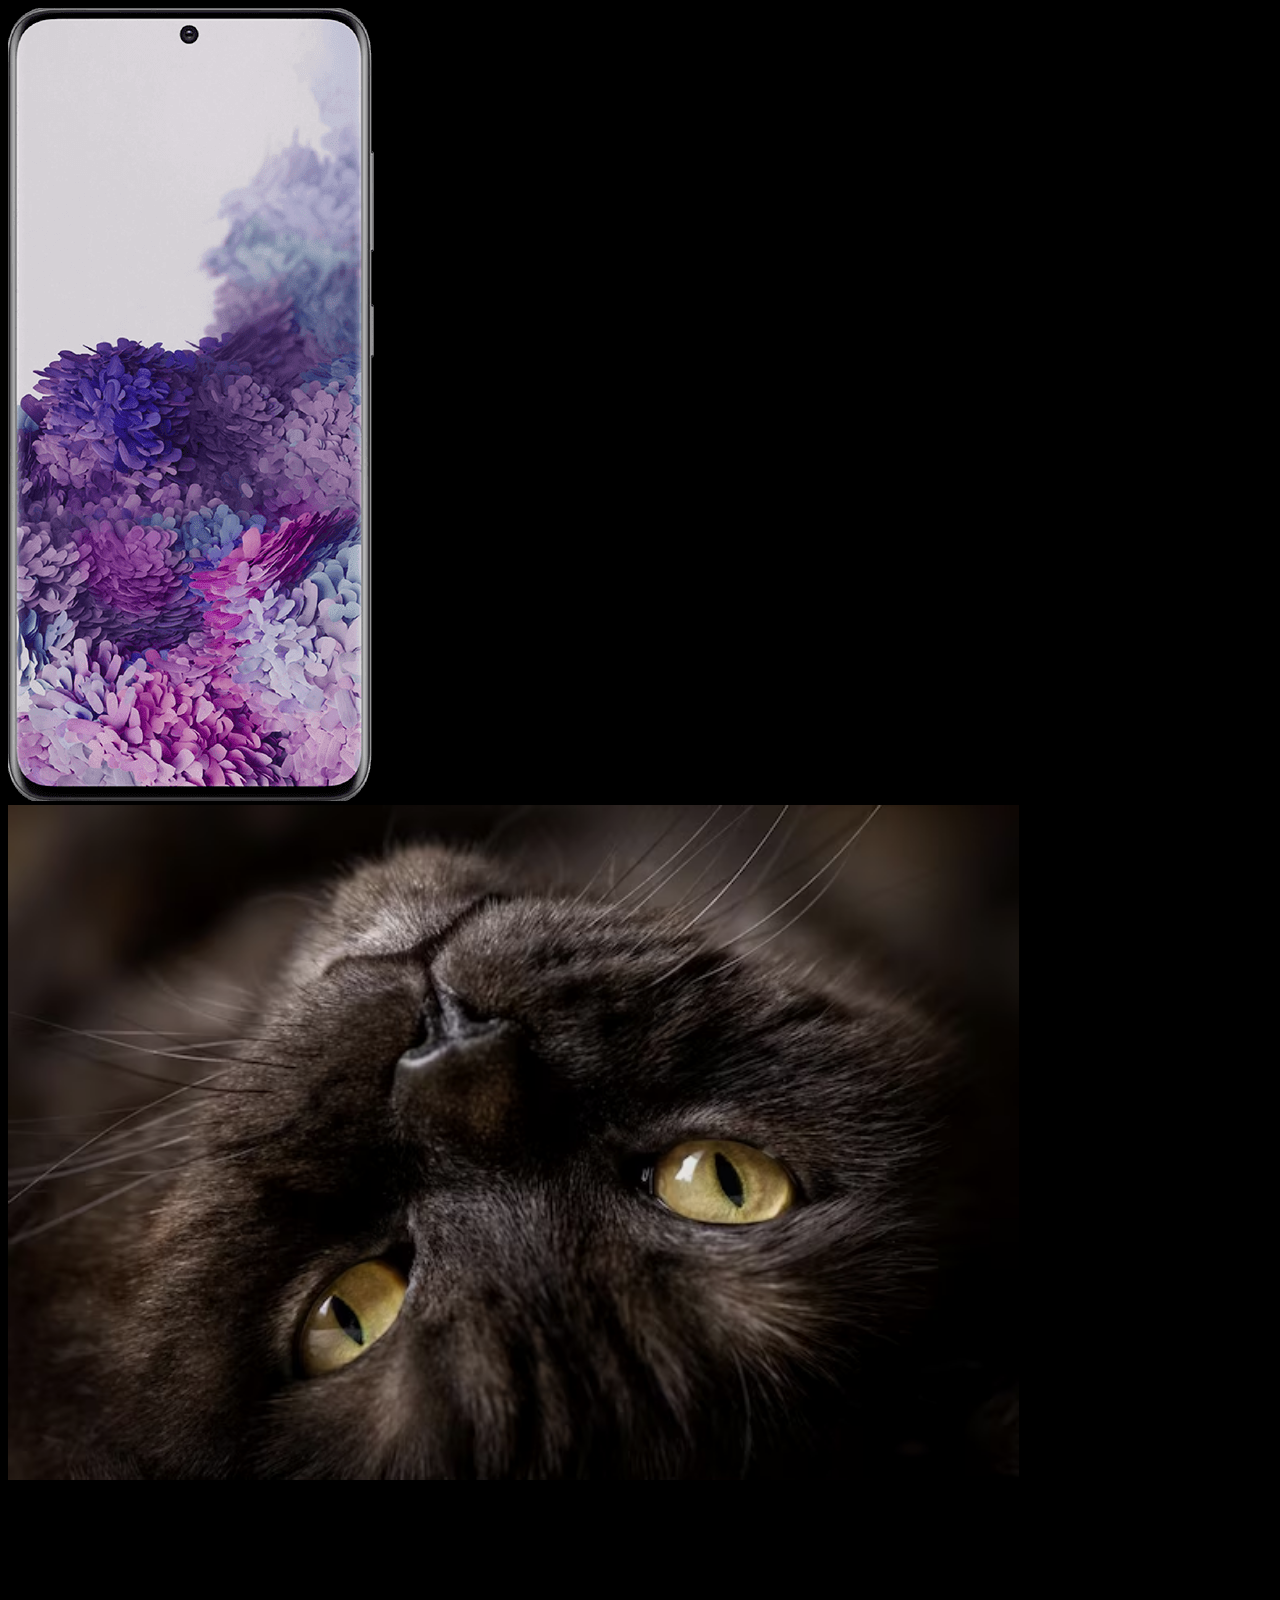
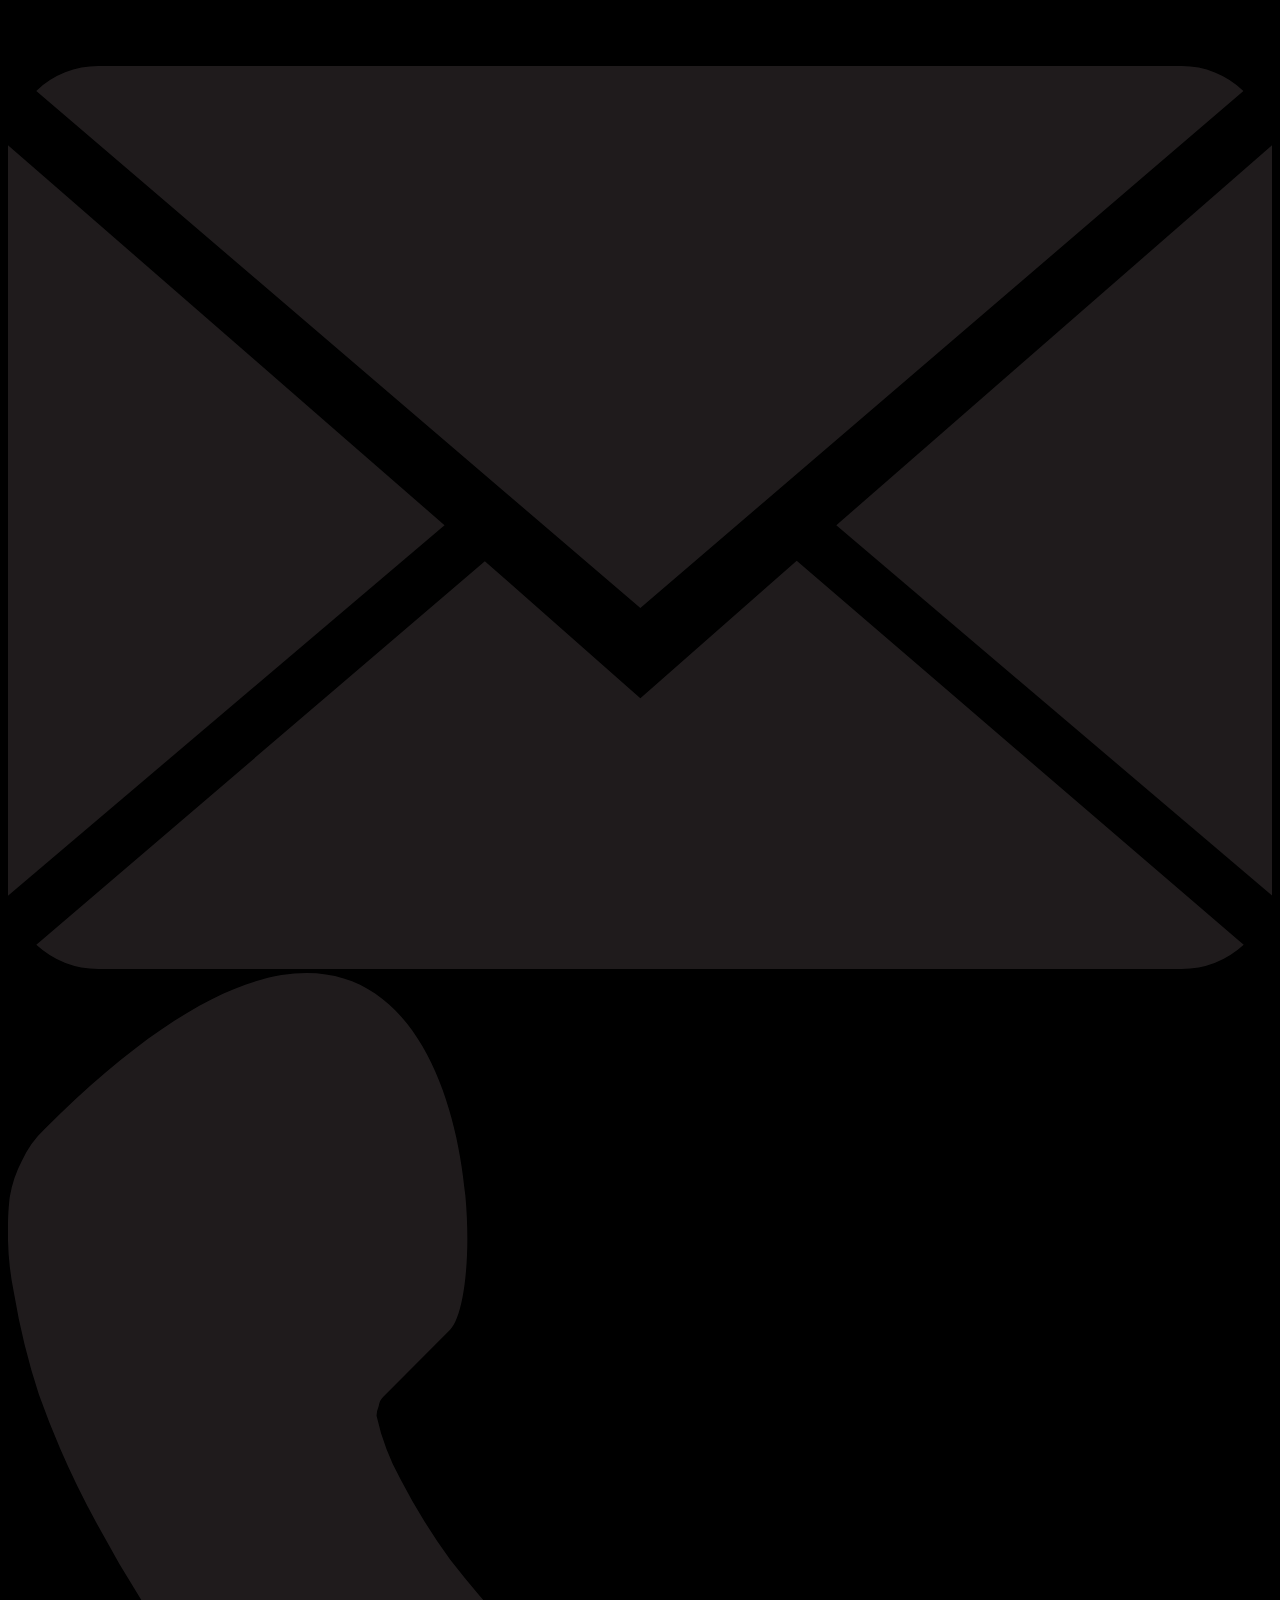
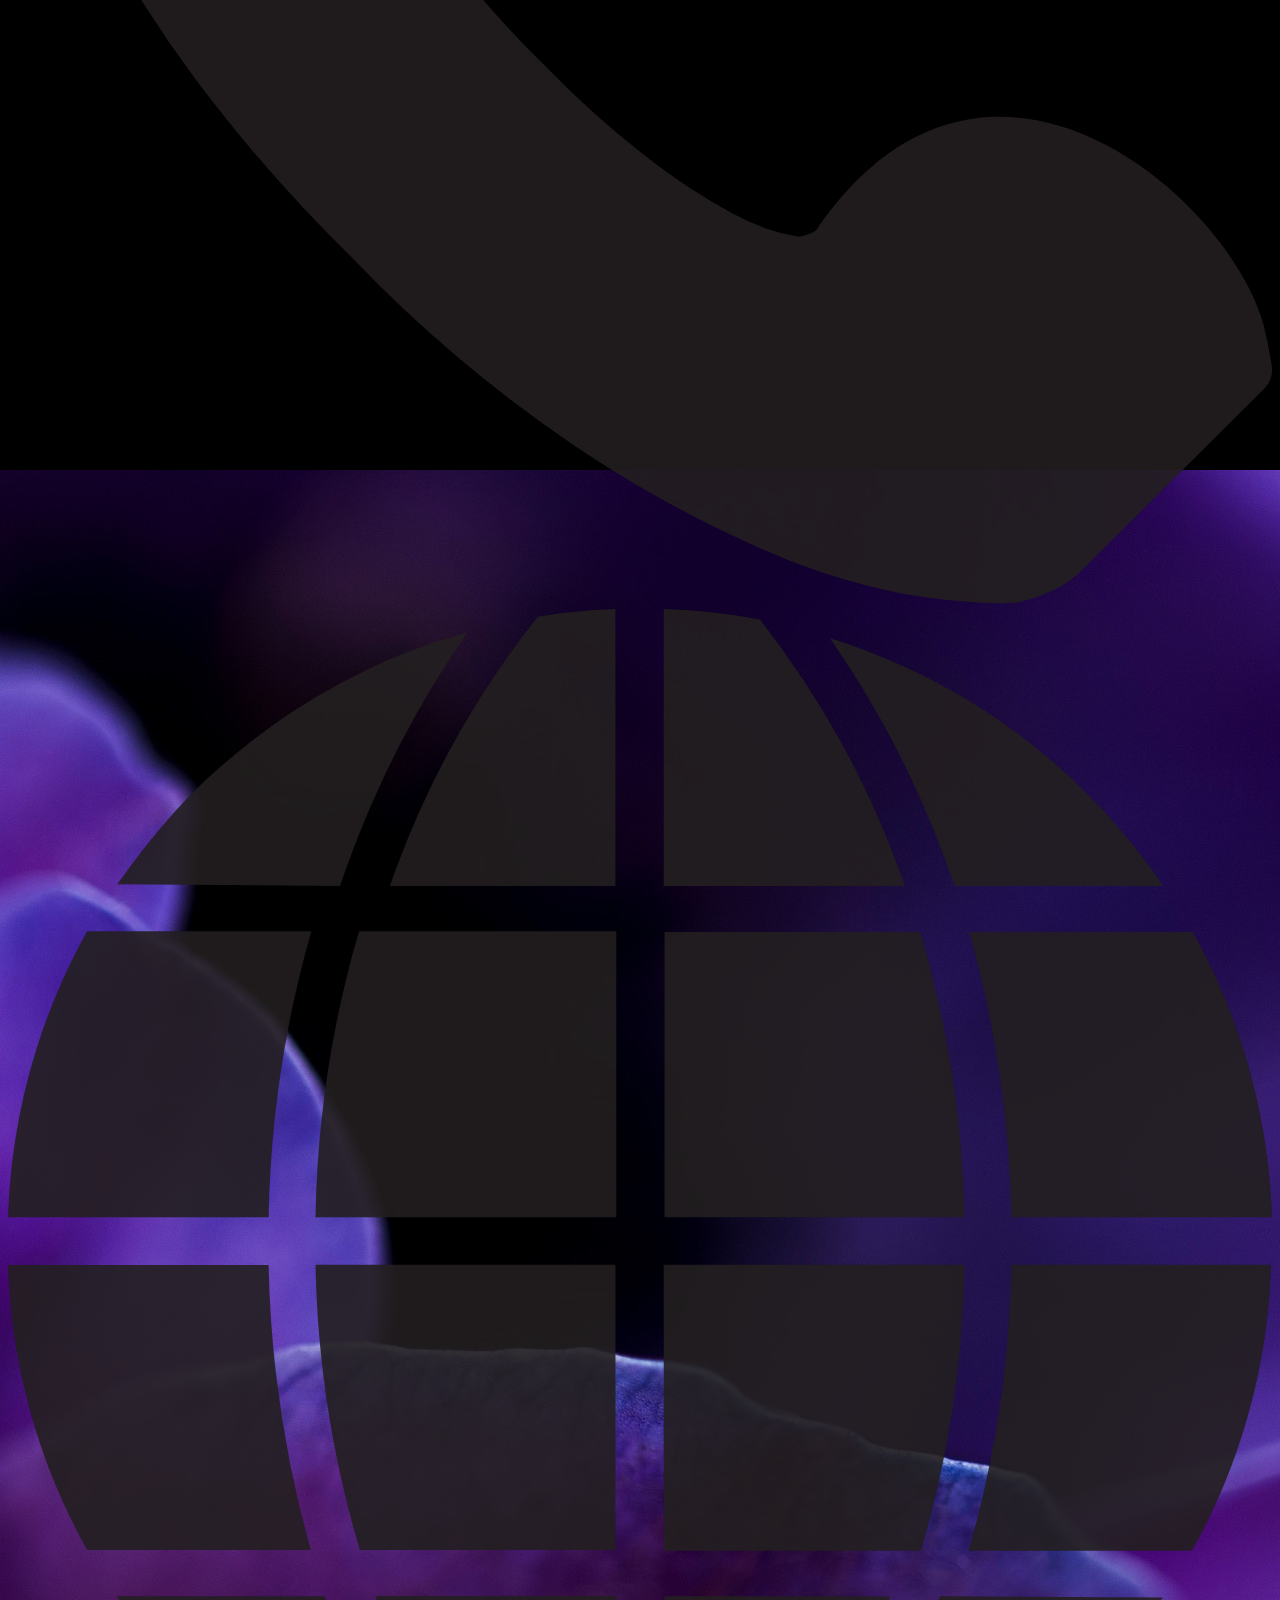
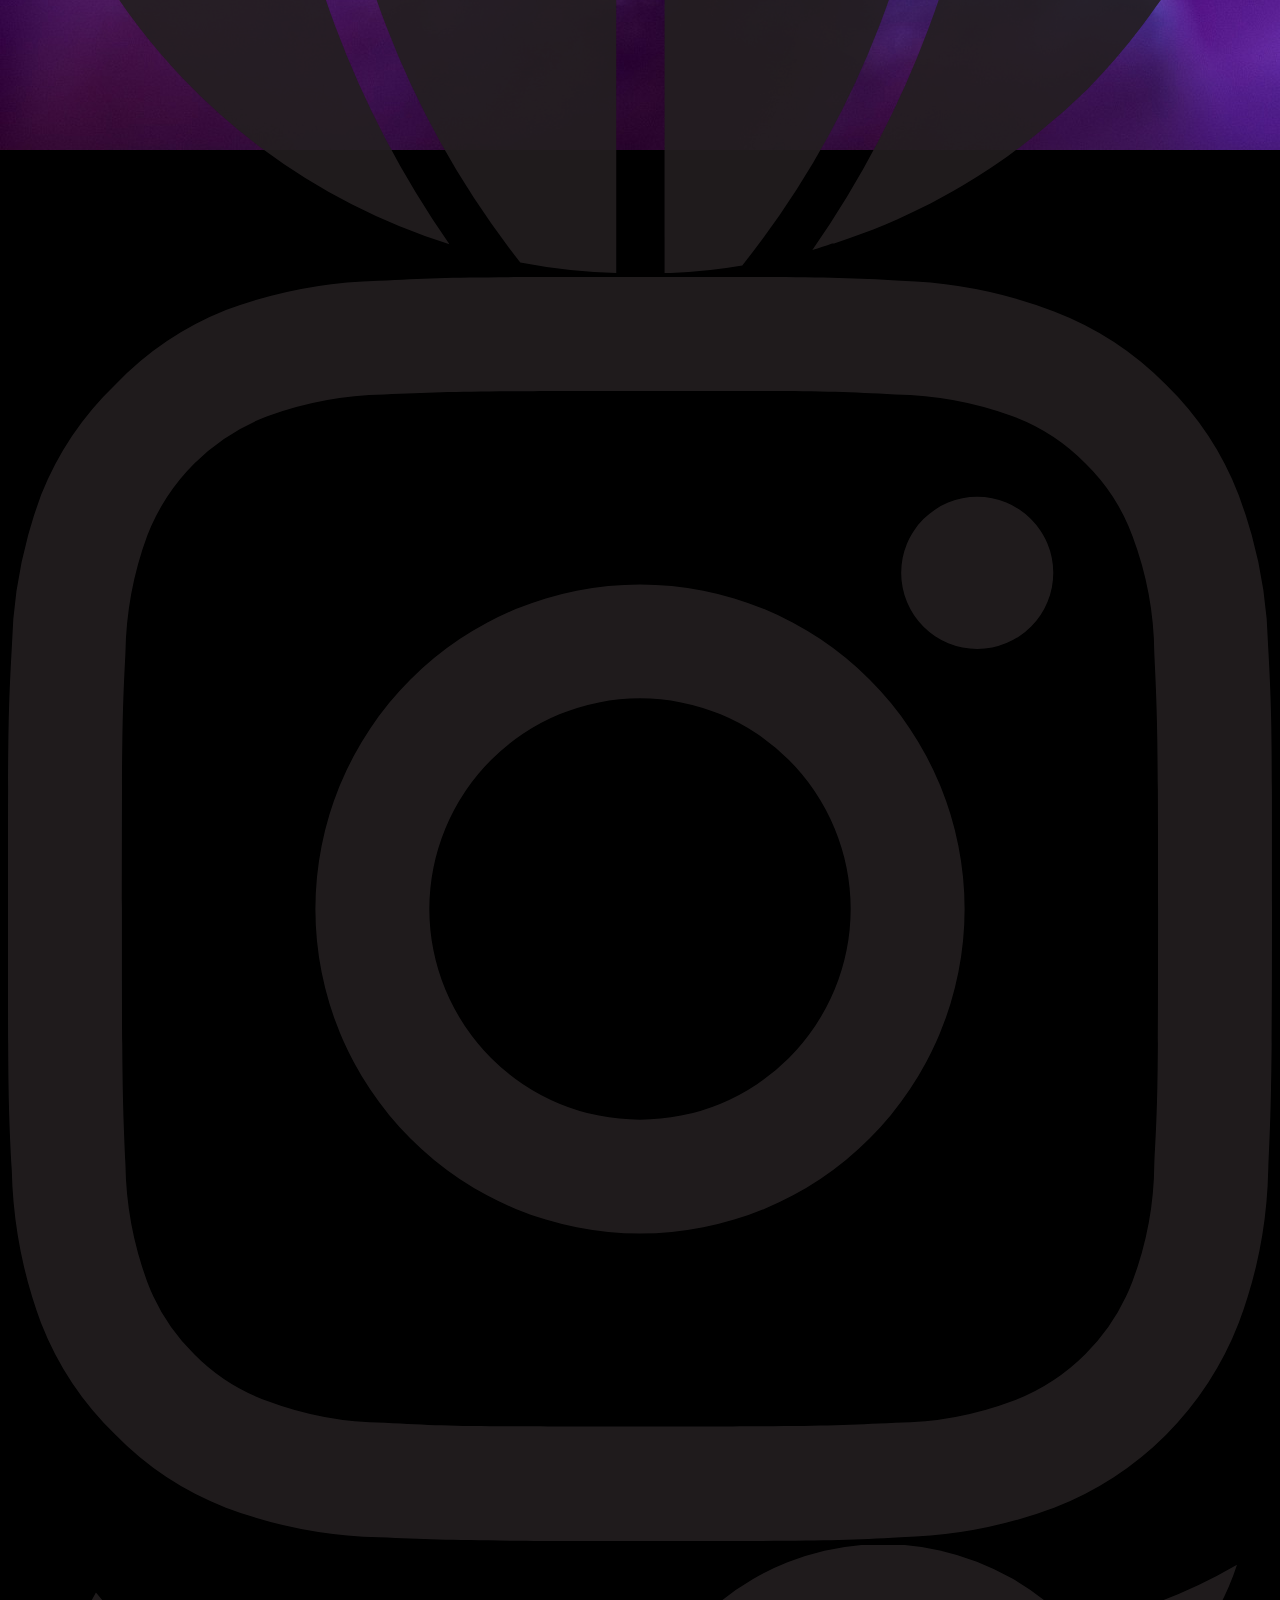
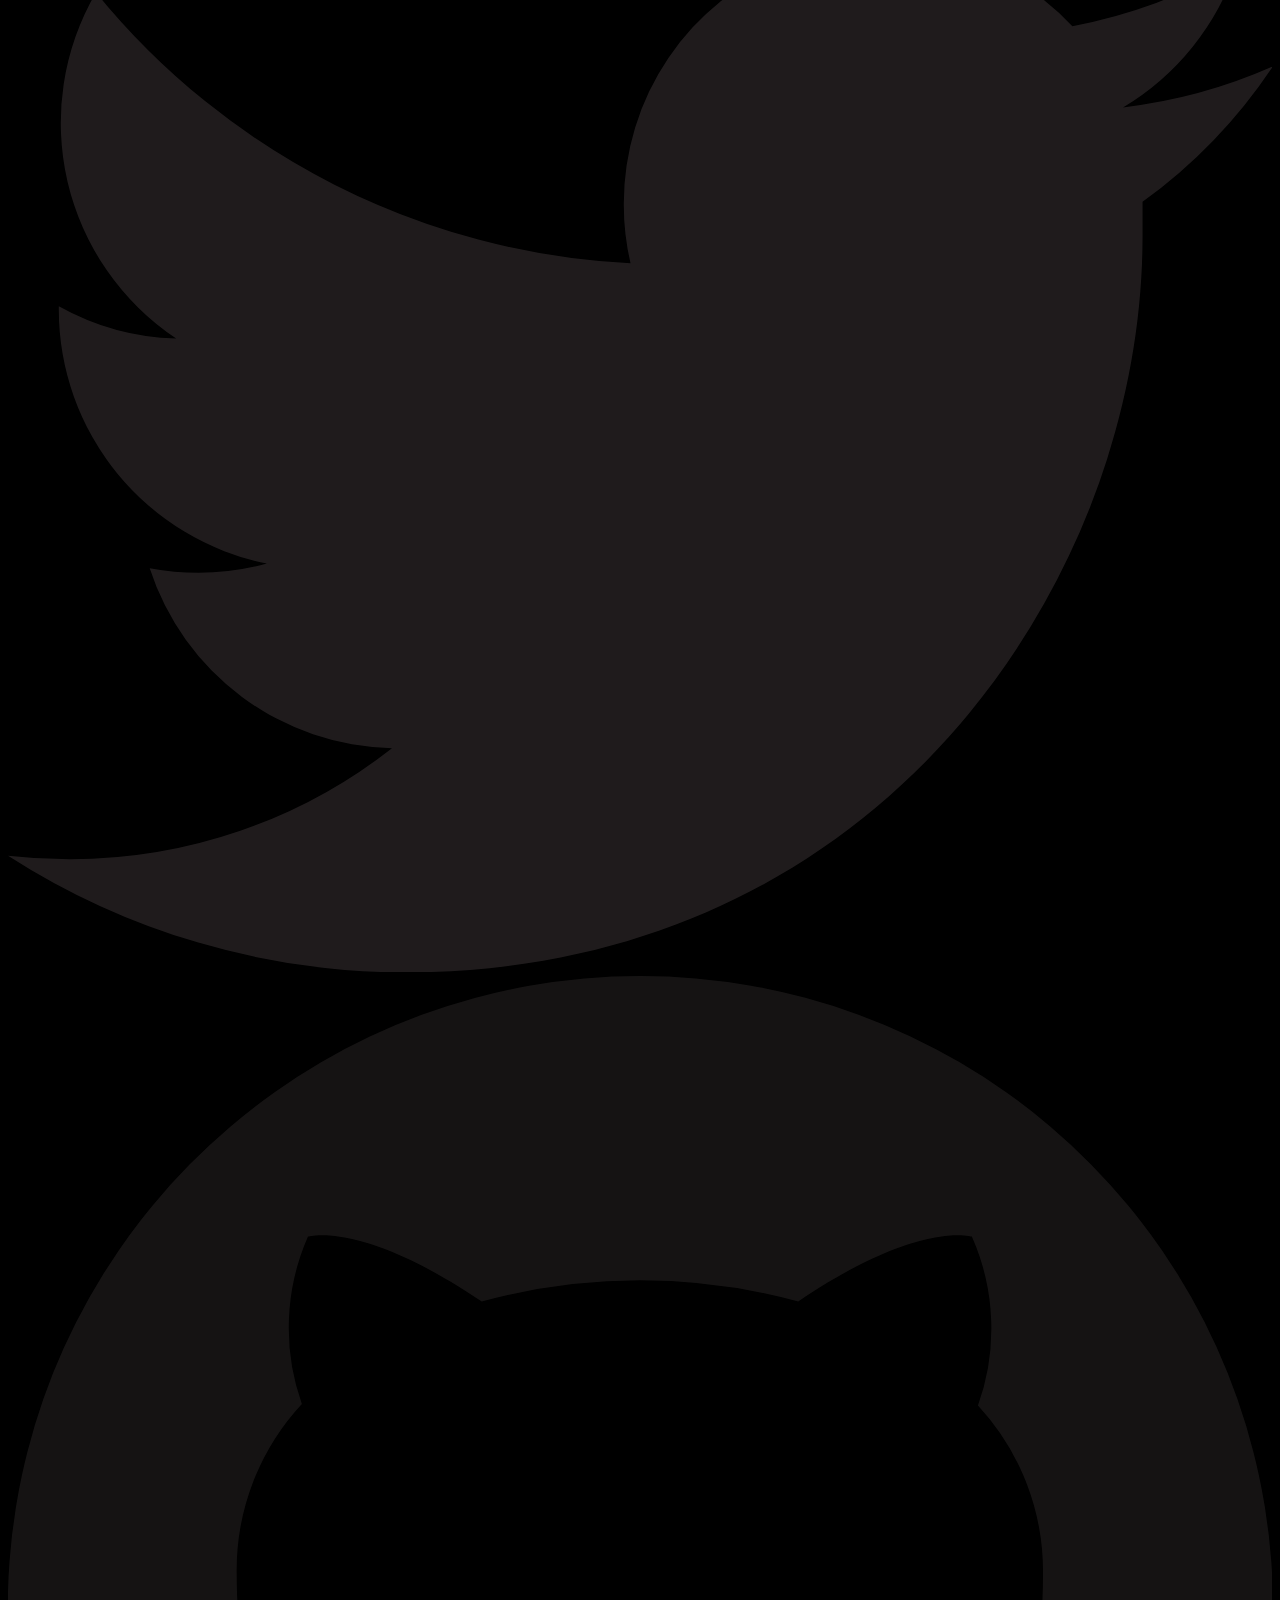
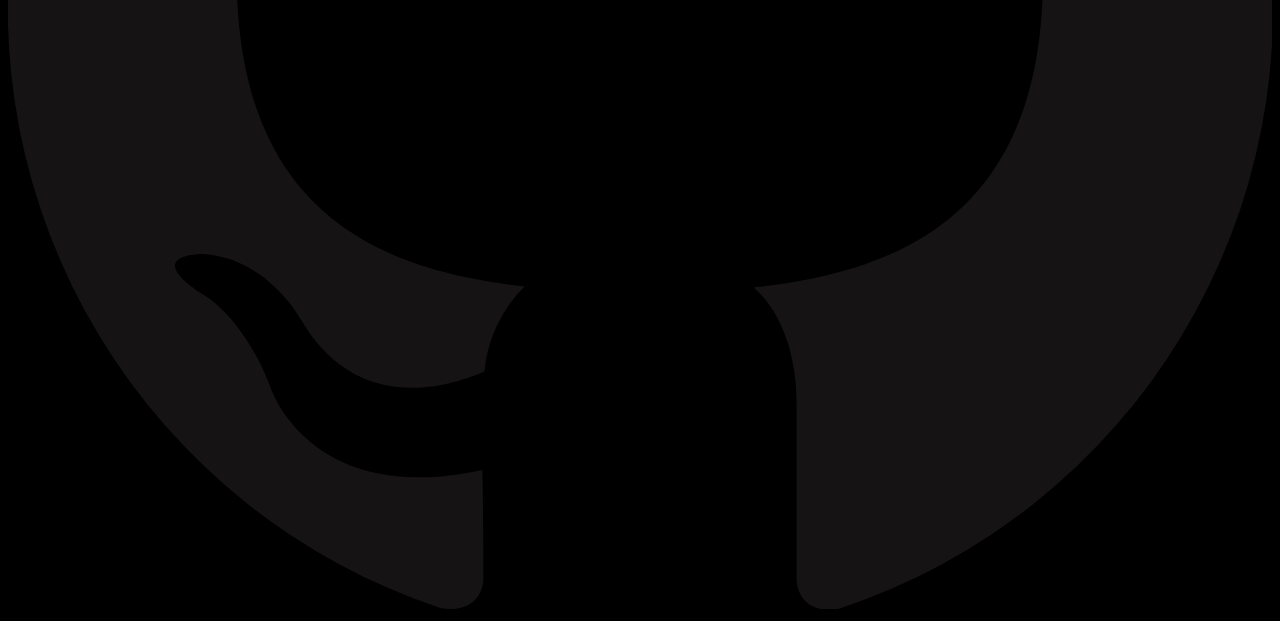
<file: index.html>
<!DOCTYPE html>
<html lang="en">
  <head>
    <title>Kelle Neal</title>
    <meta charset="utf-8">
    <meta http-equiv="X-UA-Compatible" content="IE=edge">
    <meta name="viewport" content="width=device-width, initial-scale=1">
    <link href="https://cdn.jsdelivr.net/npm/bootstrap@5.3.0-alpha1/dist/css/bootstrap.min.css" rel="stylesheet" integrity="sha384-GLhlTQ8iRABdZLl6O3oVMWSktQOp6b7In1Zl3/Jr59b6EGGoI1aFkw7cmDA6j6gD" crossorigin="anonymous">
    <link rel="stylesheet" href="css/style.css">
  </head>

  <body>
    <div class="d-flex container min-vh-100 justify-content-center mx-2">
    <div class="row justify-content-center">
      <div class="col-sm-12">
        <div class="card text-center">
          <img class="opacity-50" src="img/samsung-galaxy2.png" alt="Image of Phone Screen">

        <div class="card-img-overlay mt-3">
          <img class="rounded-circle d-block mx-auto my-5" src = "img/black-cat.jpg" alt="Portrait of Contact" width="80%"/>
          <p class="my-5">&nbsp</p>
          <h1 class="display-1 card-title mt-5 fw-bold">Kelle Neal</h1>
          <p class="display-6 card-text fst-italic">Human Being</p>
          <p class="my-5">&nbsp</p>


          <div class="row justify-content-center mt-5">
            <div class="col-3">
                <a href="#">
                  <img class="d-block mx-auto w-75 h-75" src="img/Email.svg" alt="Email Link"/>
                </a>
              </div>
              
              <div class="col-3">
                <a href="#">
                  <img class="d-block mx-auto w-75 h-75" src="img/Phone.svg" alt="Phone Link"/>
                </a>
              </div>

              <div class="col-3">
                <a href="#">
                  <img class="d-block mx-auto w-75 h-75" src="img/Website.svg" alt="Website Link"/>
                </a>
              </div>  
            </div>        

          <div class="row justify-content-center mt-5">
            <div class="col-3">
              <a href="#">
                <img class="d-block mx-auto w-75 h-75" src="img/Instagram.svg" alt="Instagram Link"/>
              </a>
            </div>

            <div class="col-3">
              <a href="#">
                <img class="d-block mx-auto w-75 h-75" src="img/Twitter.svg" alt="Twitter Link"/>
              </a>
            </div>

            <div class="col-3">
              <a href="#">
                <img class="d-block mx-auto w-75 h-75" src="img/Github.svg" alt="GitHub Link"/>
              </a>
            </div>                    
          </div>
        </div>  
      </div>
    </div>
    </div>
  </body>
</html>
</file>
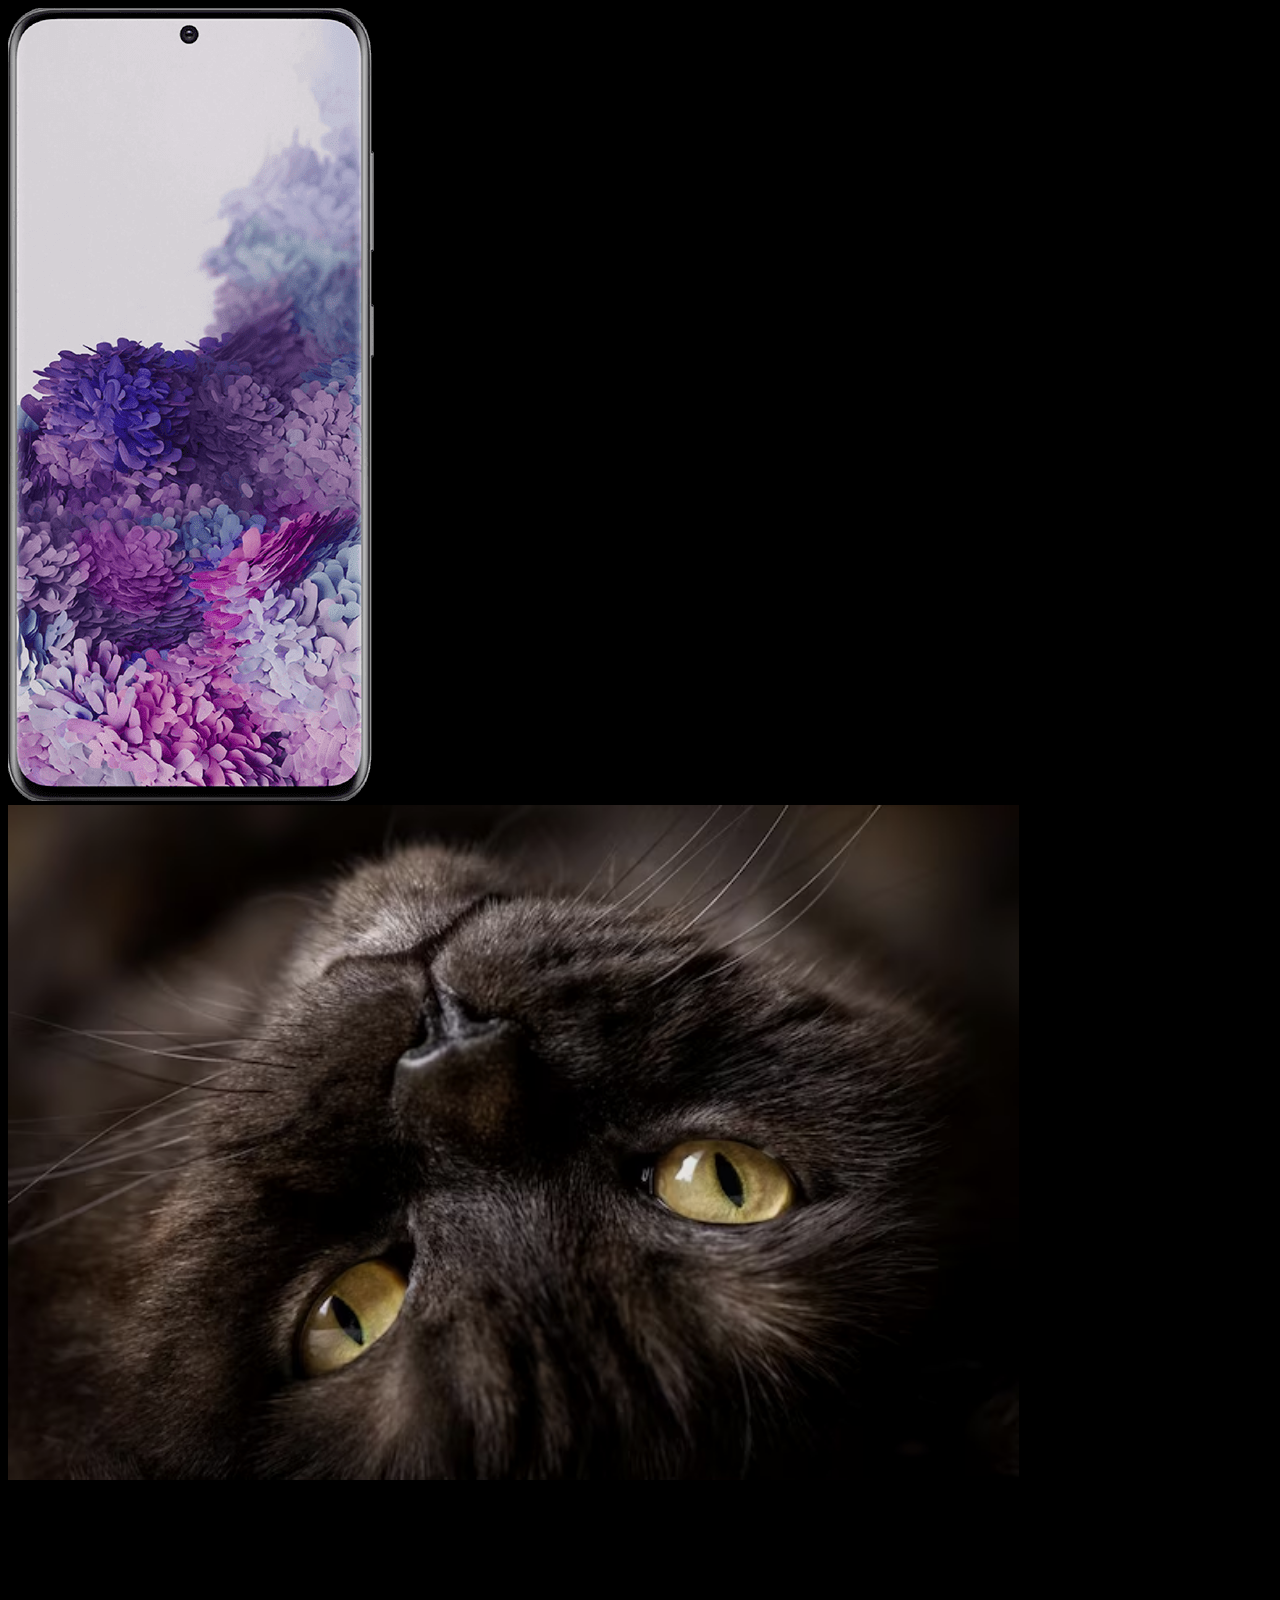
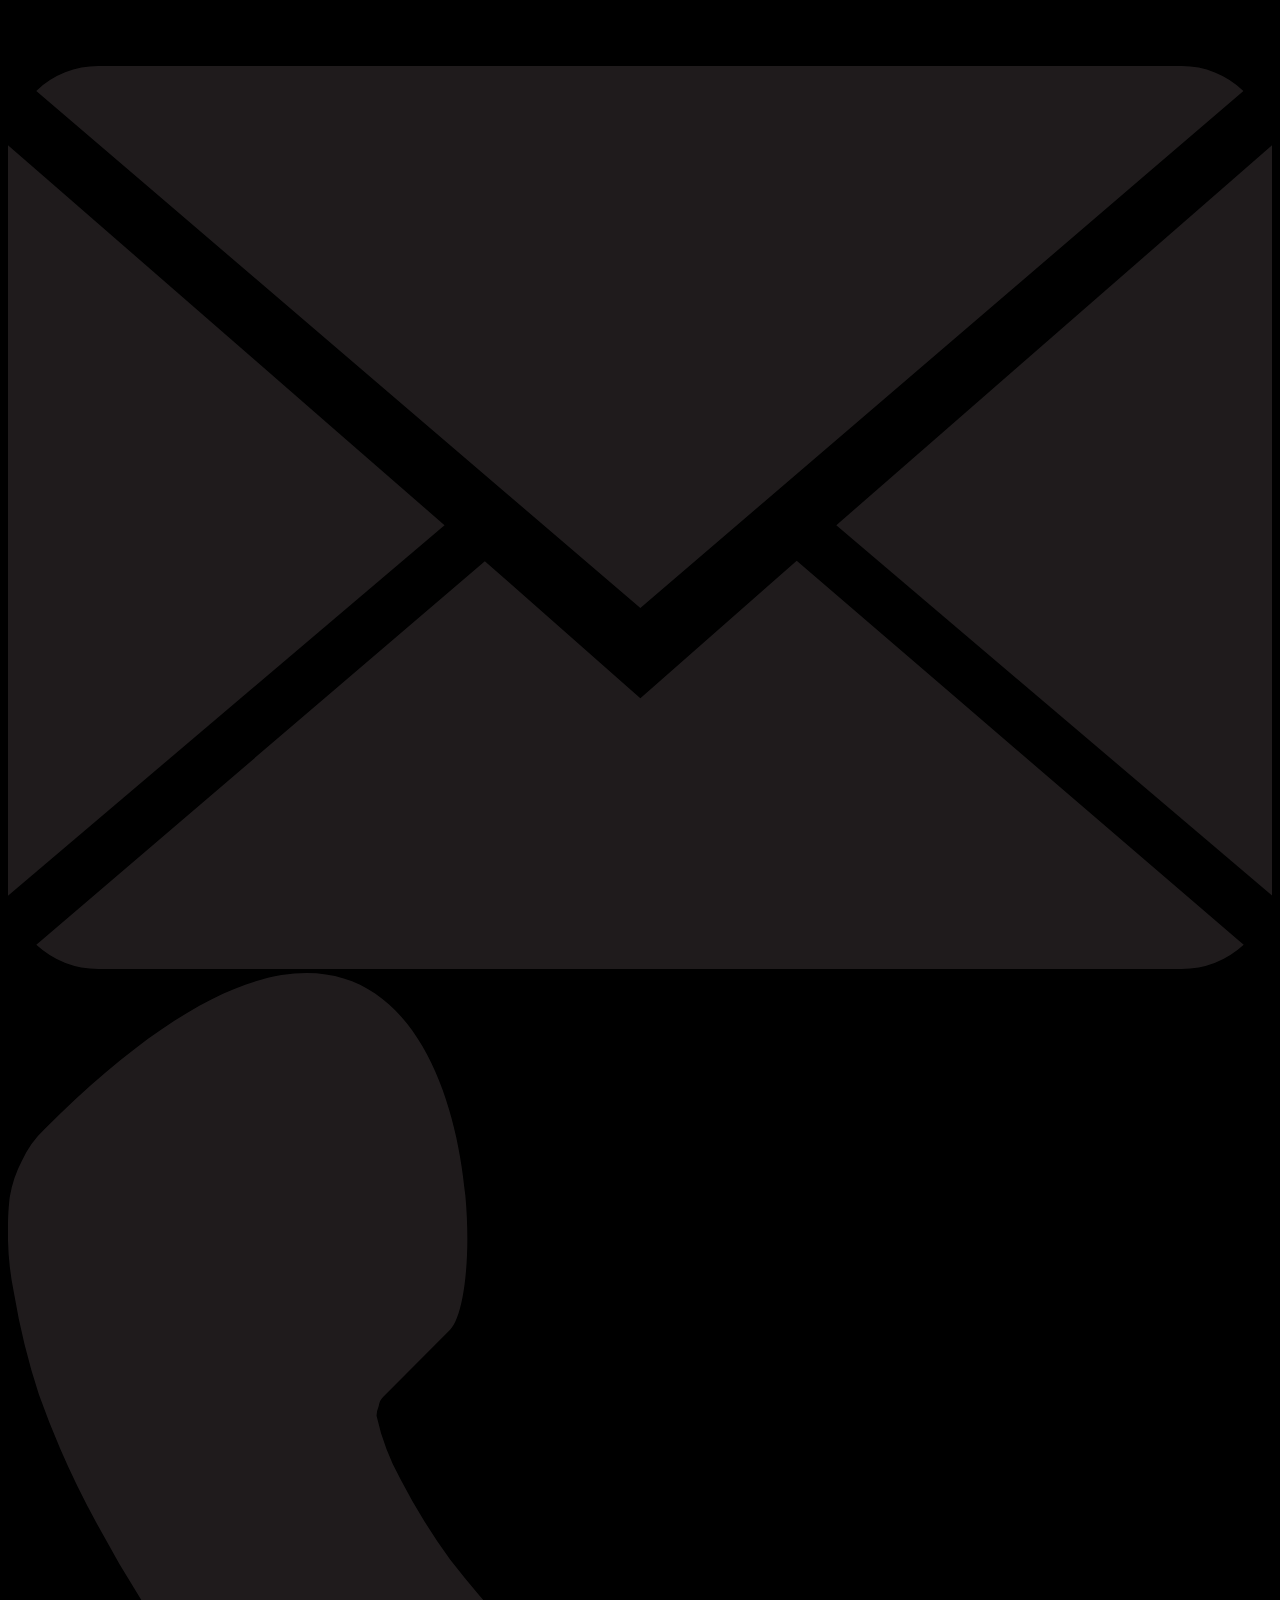
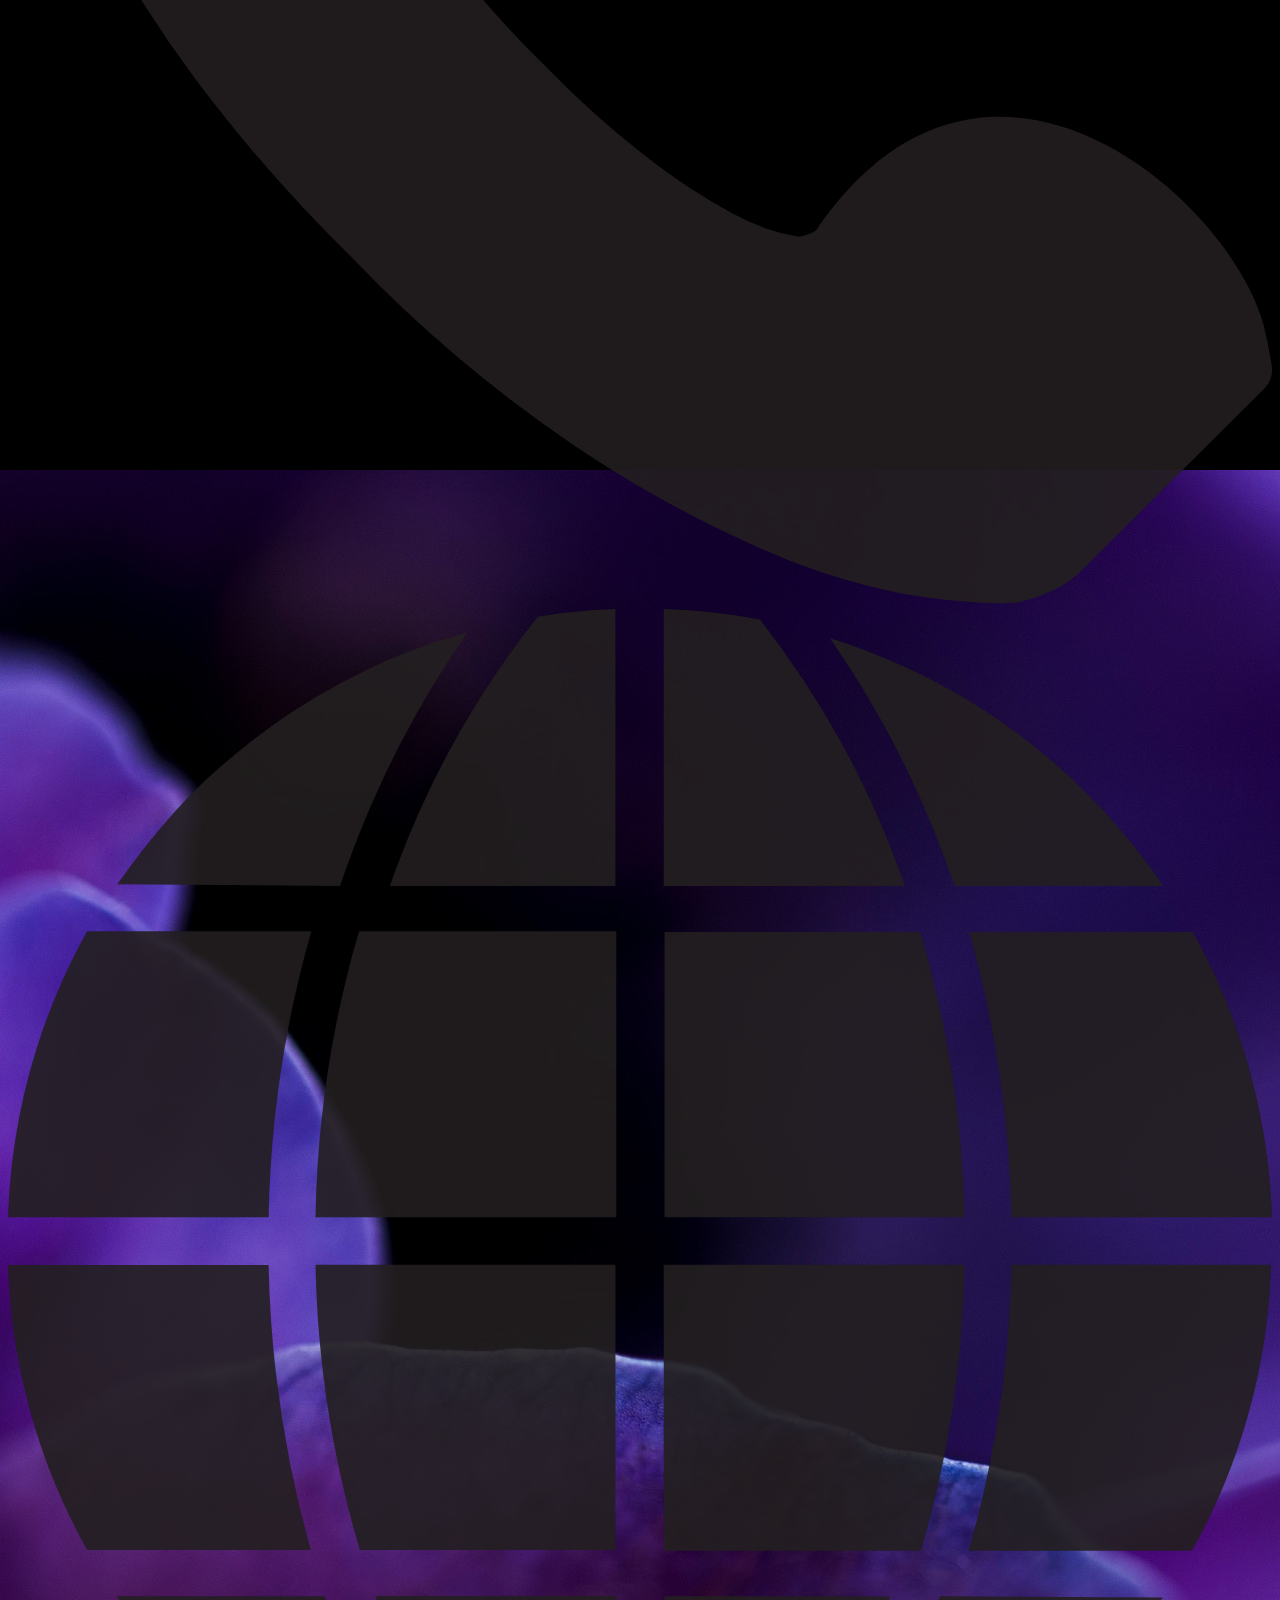
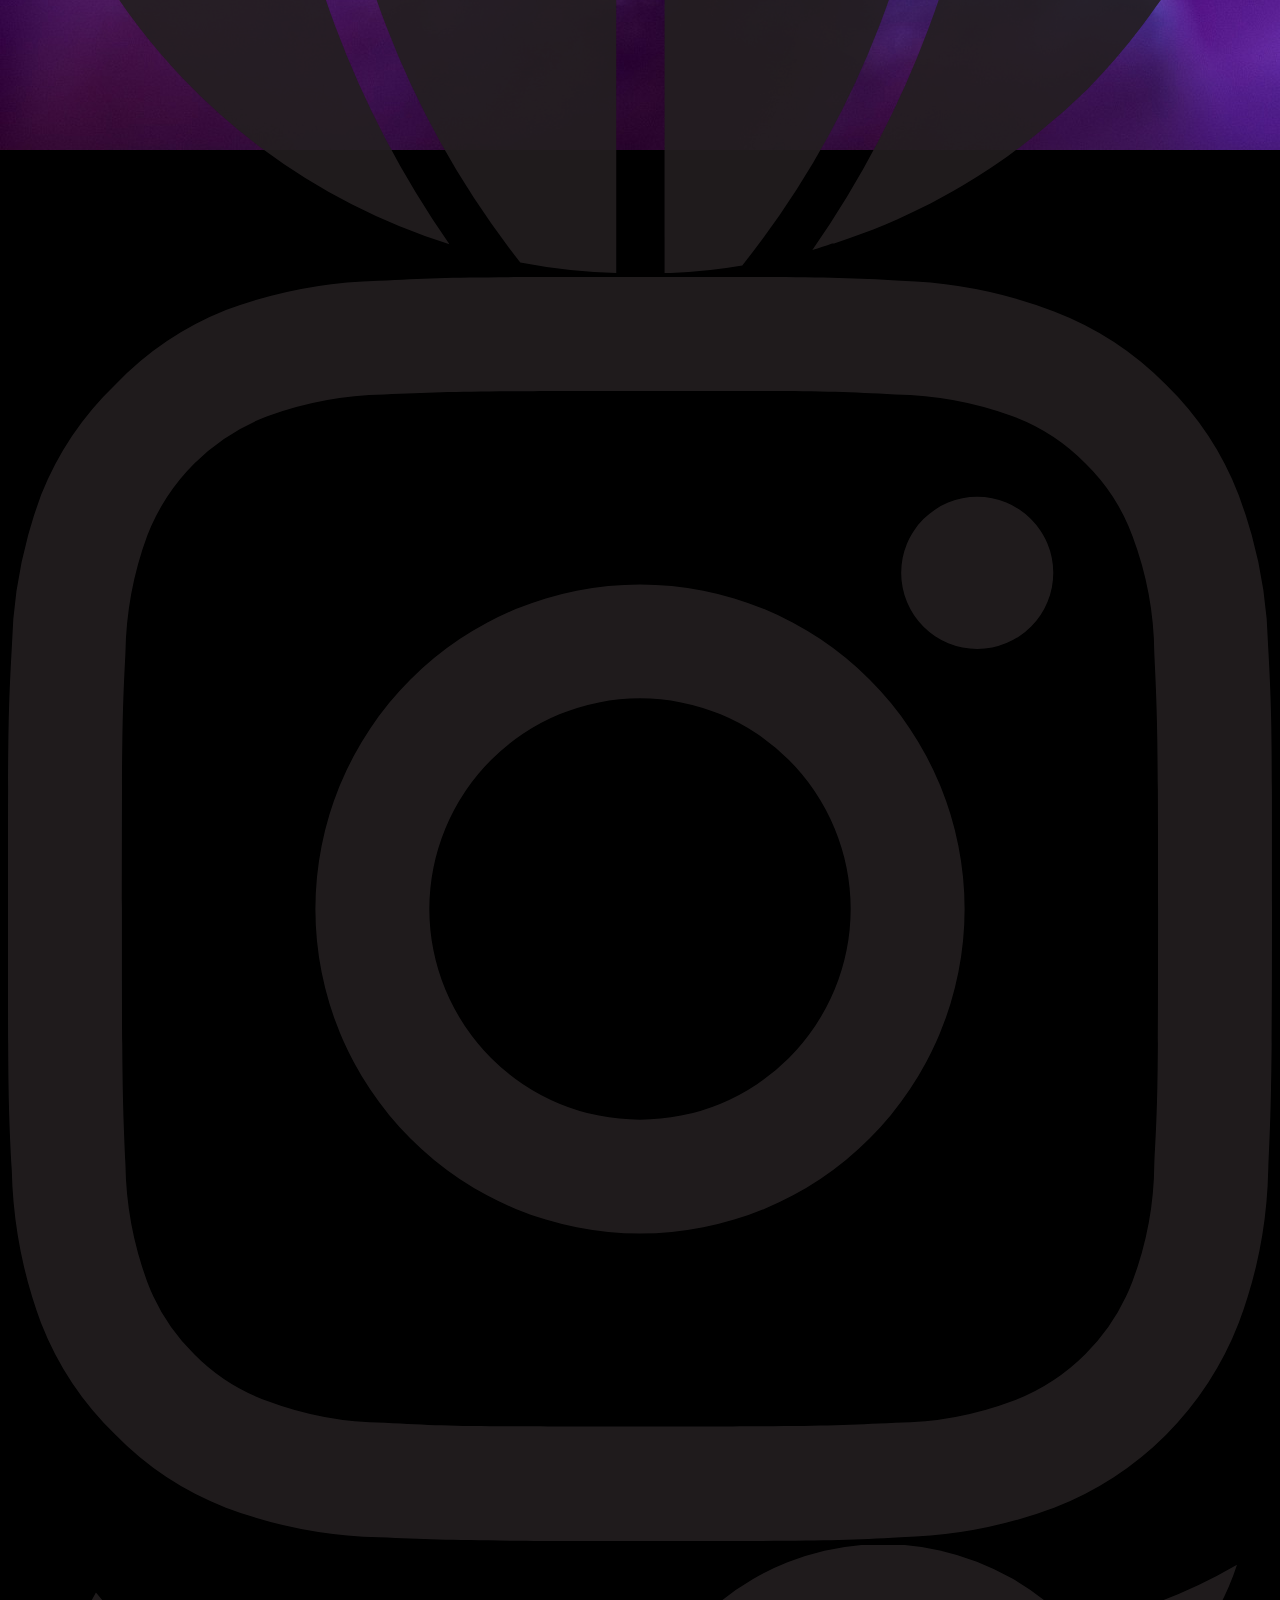
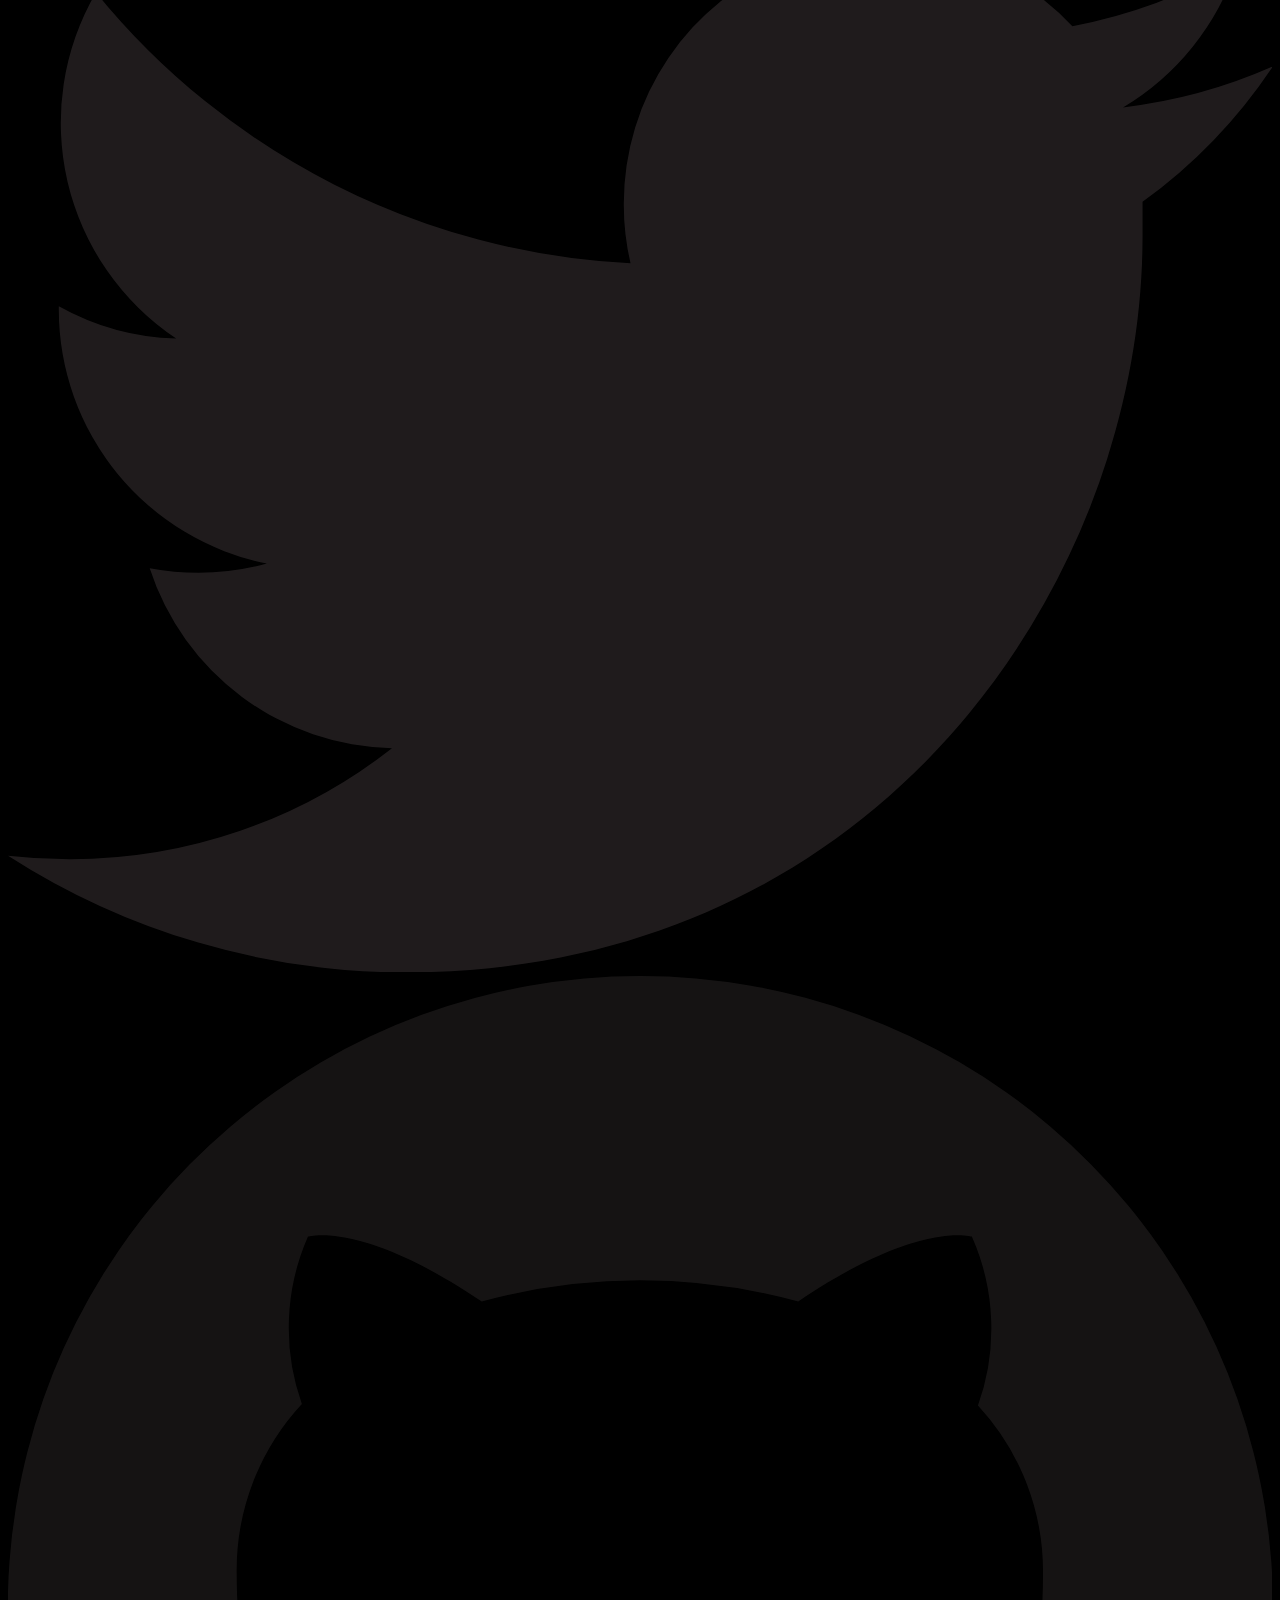
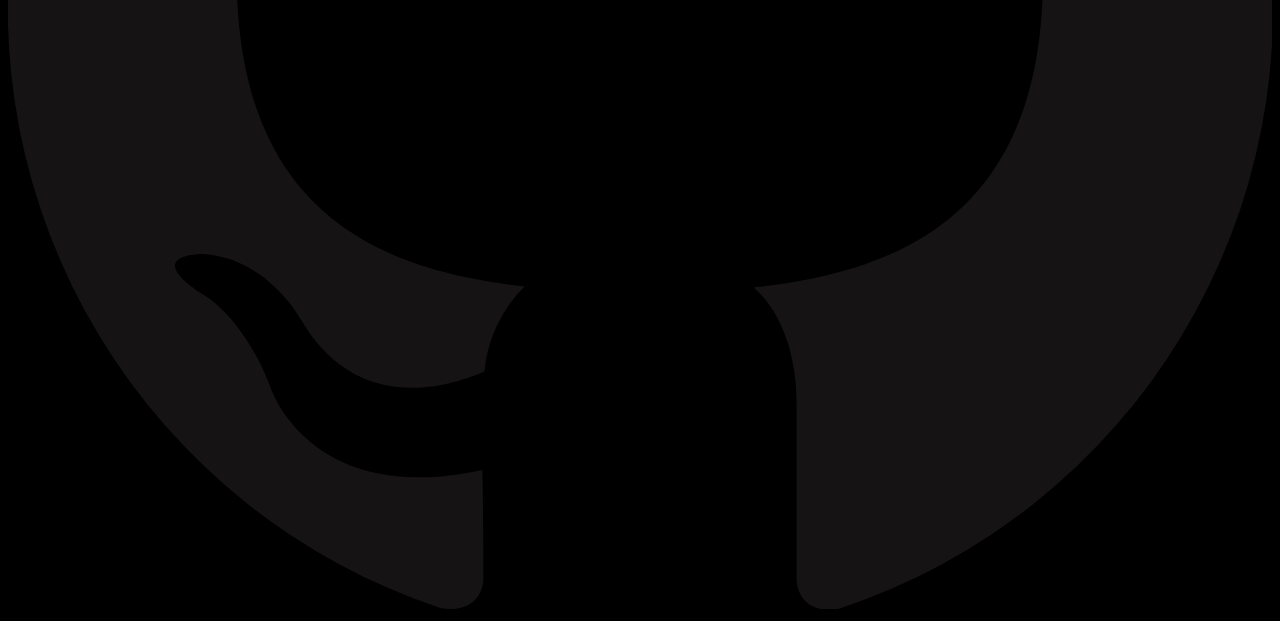
<file: contact.html>
<!DOCTYPE html>
<html lang="en">
  <head>
    <title>Kelle Neal</title>
    <meta charset="utf-8">
    <meta http-equiv="X-UA-Compatible" content="IE=edge">
    <meta name="viewport" content="width=device-width, initial-scale=1">
    <link href="https://cdn.jsdelivr.net/npm/bootstrap@5.3.0-alpha1/dist/css/bootstrap.min.css" rel="stylesheet" integrity="sha384-GLhlTQ8iRABdZLl6O3oVMWSktQOp6b7In1Zl3/Jr59b6EGGoI1aFkw7cmDA6j6gD" crossorigin="anonymous">    <link rel="stylesheet" href="css/style.css">
    <link rel="stylesheet" href="https://cdn.jsdelivr.net/npm/bootstrap-icons@1.10.3/font/bootstrap-icons.css">
  </head>

  <body>
    <div class="d-flex container min-vh-100 justify-content-center mx-2">
    <div class="row justify-content-center">
      <div class="col-sm-12">
        <div class="card text-center">
          <img class="opacity-50" src="img/samsung-galaxy2.png" alt="Image of Phone Screen">

        <div class="card-img-overlay mt-3">
          <img class="rounded-circle d-block mx-auto my-5" src = "img/black-cat.jpg" alt="Portrait of Contact" width="80%"/>
          <p class="my-5">&nbsp</p>
          <h1 class="display-1 card-title mt-5 fw-bold">Kelle Neal</h1>
          <p class="display-6 card-text fst-italic">Human Being</p>
          <p class="my-5">&nbsp</p>


          <div class="row justify-content-center mt-5">
            <div class="col-3">
                <a href="#">
                  <img class="d-block mx-auto w-75 h-75" src="img/Email.svg" alt="Email Link"/>
                </a>
              </div>
              
              <div class="col-3">
                <a href="#">
                  <img class="d-block mx-auto w-75 h-75" src="img/Phone.svg" alt="Phone Link"/>
                </a>
              </div>

              <div class="col-3">
                <a href="#">
                  <img class="d-block mx-auto w-75 h-75" src="img/Website.svg" alt="Website Link"/>
                </a>
              </div>  
            </div>        

          <div class="row justify-content-center mt-5">
            <div class="col-3">
              <a href="#">
                <img class="d-block mx-auto w-75 h-75" src="img/Instagram.svg" alt="Instagram Link"/>
              </a>
            </div>

            <div class="col-3">
              <a href="#">
                <img class="d-block mx-auto w-75 h-75" src="img/Twitter.svg" alt="Twitter Link"/>
              </a>
            </div>

            <div class="col-3">
              <a href="#">
                <img class="d-block mx-auto w-75 h-75" src="img/Github.svg" alt="GitHub Link"/>
              </a>
            </div>                    
          </div>
        </div>  
      </div>
    </div>
    </div>
    <script src="https://cdn.jsdelivr.net/npm/bootstrap@5.3.0-alpha1/dist/js/bootstrap.bundle.min.js" integrity="sha384-w76AqPfDkMBDXo30jS1Sgez6pr3x5MlQ1ZAGC+nuZB+EYdgRZgiwxhTBTkF7CXvN" crossorigin="anonymous"></script>  
  </body>
</html>
</file>
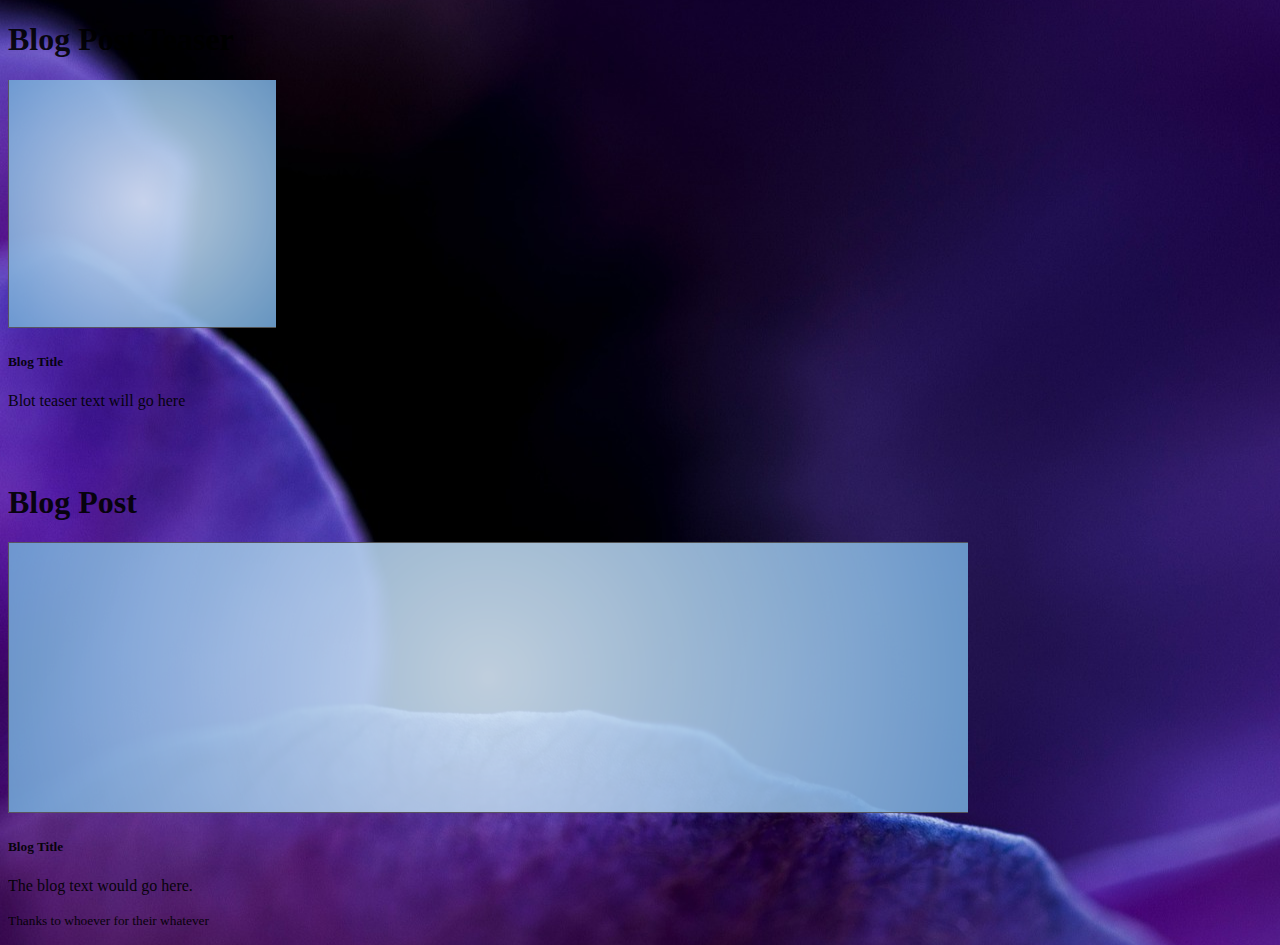
<file: styleguide.html>
<!DOCTYPE html>
<html lang="en">
  <head>
    <title>Kelle Neal</title>
    <meta charset="utf-8">
    <meta http-equiv="X-UA-Compatible" content="IE=edge">
    <meta name="viewport" content="width=device-width, initial-scale=1">
    <link href="https://cdn.jsdelivr.net/npm/bootstrap@5.3.0-alpha1/dist/css/bootstrap.min.css" rel="stylesheet" integrity="sha384-GLhlTQ8iRABdZLl6O3oVMWSktQOp6b7In1Zl3/Jr59b6EGGoI1aFkw7cmDA6j6gD" crossorigin="anonymous">
    <link rel="stylesheet" href="css/style.css">
  </head>
	<body>
		<h1>Blog Post Teaser</h1>
		<div class="container blog-teaser">
			<div class="row row-cols-1 row-cols-md-2 g-4">
				<div class="col">
					<div class="card">
						<a href="#">
							<img src="img/Blog Wireframe Img Holder2.png" class="card-img-top" alt="...">
						</a>
							<div class="card-body">
								<h5 class="card-title">Blog Title</h5>
								<p class="card-text">Blot teaser text will go here</p>
							</div>
						</div>
					</div>
				</div>
			</div>
		</div>			
		<br></br>

		
		<h1>Blog Post</h1>
		<div class="container blog-post">
			<div class="card mb-3">
				<img src="img/Blog Wireframe Img Holder1.png" class="card-img-top" alt="...">
				<div class="card-body">
					<h5 class="card-title">Blog Title</h5>
					<p class="card-text">The blog text would go here.  </p>
					<p class="card-text"><small class="text-muted">Thanks to whoever for their whatever</small></p>
				</div>
			</div>
		</div>
	</body>
</html>
</file>
<file: css/style.css>
body {
  background-image: url("../img/hd-wallpaper-6328348_1920.jpg");
  background-color: rgb(0, 0, 0);
  background-position: center;
  background-repeat: no-repeat;
  opacity: 90%;
}
</file>
